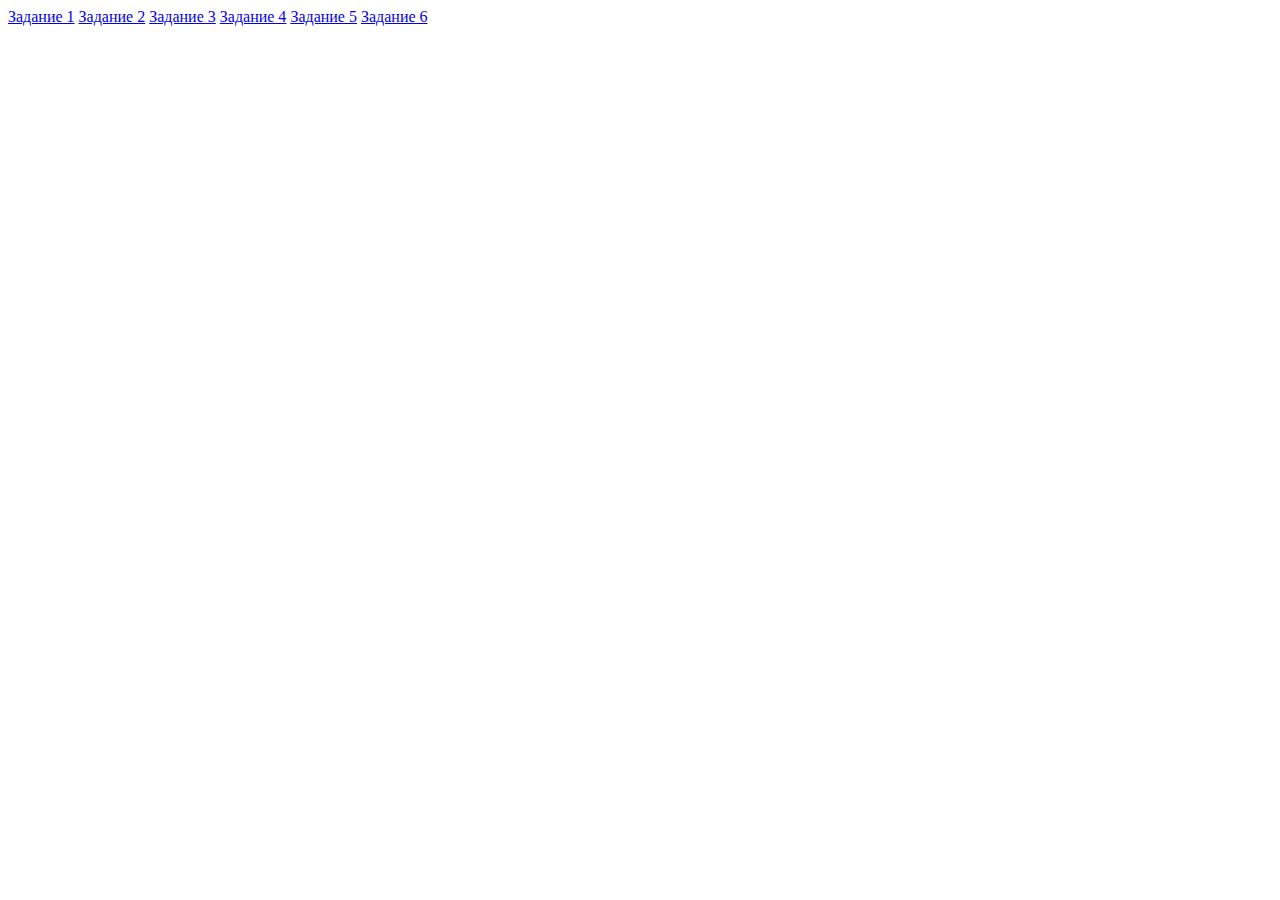
<file: index.html>
<!DOCTYPE html>
<html lang="en">
<head>
    <meta charset="UTF-8">
    <meta name="viewport" content="width=device-width, initial-scale=1.0">
    <title>Document</title>
</head>
<body>
    <a href="task1.html">Задание 1</a>
    <a href="task2.html">Задание 2</a>
    <a href="task3.html">Задание 3</a>
    <a href="task4.html">Задание 4</a>
    <a href="task5.html">Задание 5</a>
    <a href="task6.html">Задание 6</a>
</body>

</html>
</file>
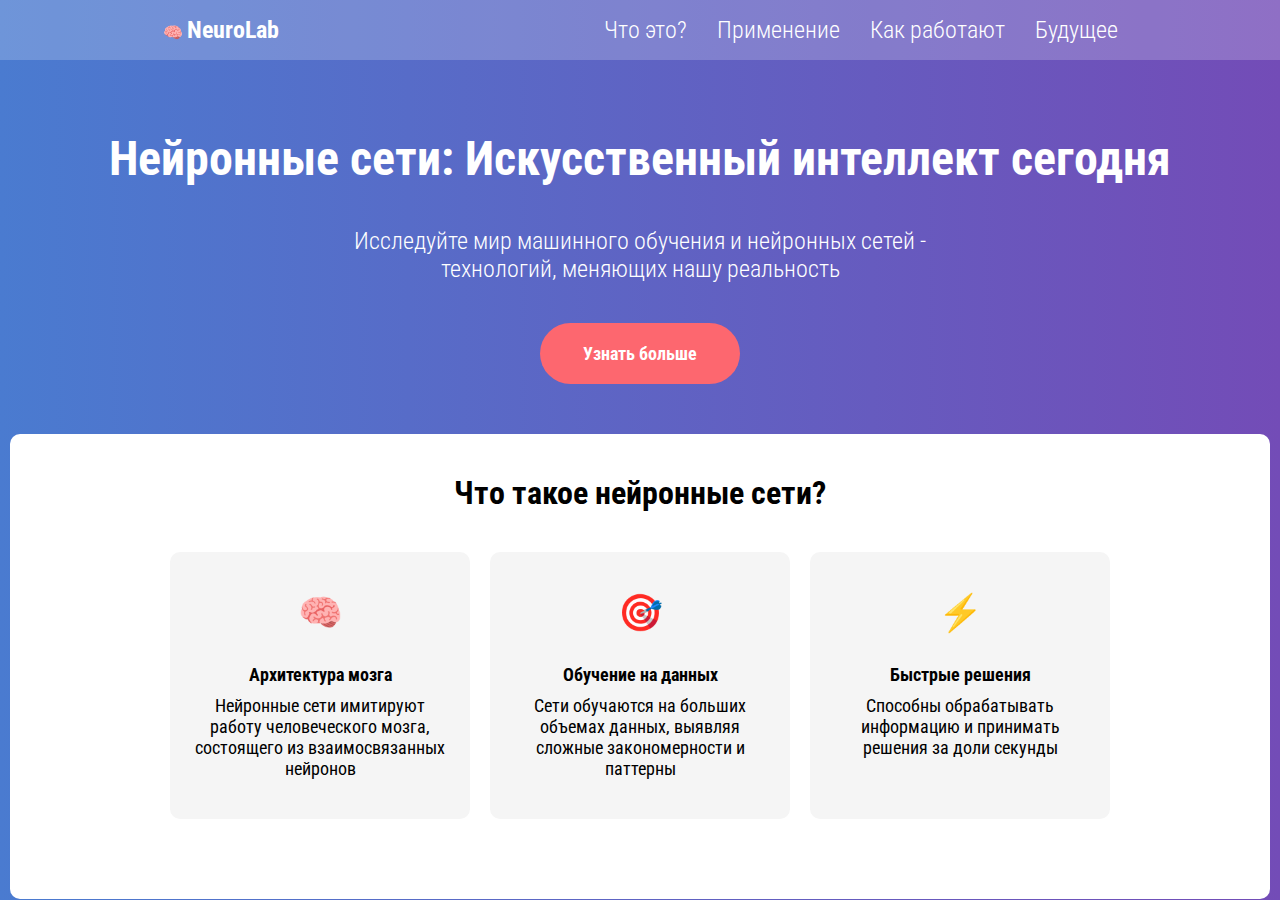
<file: scnd_page3.html>
<!DOCTYPE html>
<html lang="en">
<head>
    <meta charset="UTF-8">
    <meta name="viewport" content="width=device-width, initial-scale=1.0">
    <title>Document</title>
    <link rel="stylesheet" href="style3.css">
    <link rel="preconnect" href="https://fonts.googleapis.com">
<link rel="preconnect" href="https://fonts.gstatic.com" crossorigin>
<link href="https://fonts.googleapis.com/css2?family=Alegreya+Sans:ital,wght@0,100;0,300;0,400;0,500;0,700;0,800;0,900;1,100;1,300;1,400;1,500;1,700;1,800;1,900&family=Quicksand:wght@300..700&family=Roboto+Condensed:ital,wght@0,100..900;1,100..900&display=swap" rel="stylesheet">
</head>
<body>
    <header>
        <nav>
            <div class="left">
                <span>🧠</span>
                <a href="#">NeuroLab</a>
            </div>

            <div class="right">
                <a href="scnd_page.html">Что это?</a>
                <a href="#section-1">Применение</a>
                <a href="#section-2">Как работают</a>
                <a href="#section-3">Будущее</a>
            </div>
        </nav>
    </header>

    <main>
        <section class="section-2_1" id="section-2_1">
            <h1 class="heading">Нейронные сети: Искусственный интеллект сегодня</h1>
            <p>Исследуйте мир машинного обучения и нейронных сетей - технологий, меняющих нашу реальность</p>
            <form action="index.html">
                <button>Узнать больше</button>
            </form>
        </section>

        <section class="section-2_2", id="section-2_2">
            <h1>Что такое нейронные сети?</h1>
            <div class="containers-2">
                <div class="container-2_1">
                    <h1>🧠</h1>
                    <p class="bold">Архитектура мозга</p>
                    <p>Нейронные сети имитируют работу человеческого мозга, состоящего из взаимосвязанных нейронов</p>
                </div>

                <div class="container-2_1">
                    <h1>🎯</h1>
                    <p class="bold">Обучение на данных</p>
                    <p>Сети обучаются на больших объемах данных, выявляя сложные закономерности и паттерны</p>
                </div>

                <div class="container-2_1">
                    <h1>⚡</h1>
                    <p class="bold">Быстрые решения</p>
                    <p>Способны обрабатывать информацию и принимать решения за доли секунды</p>
                </div>
            </div>
        </section>
    </main>
</body>
</html>
</file>
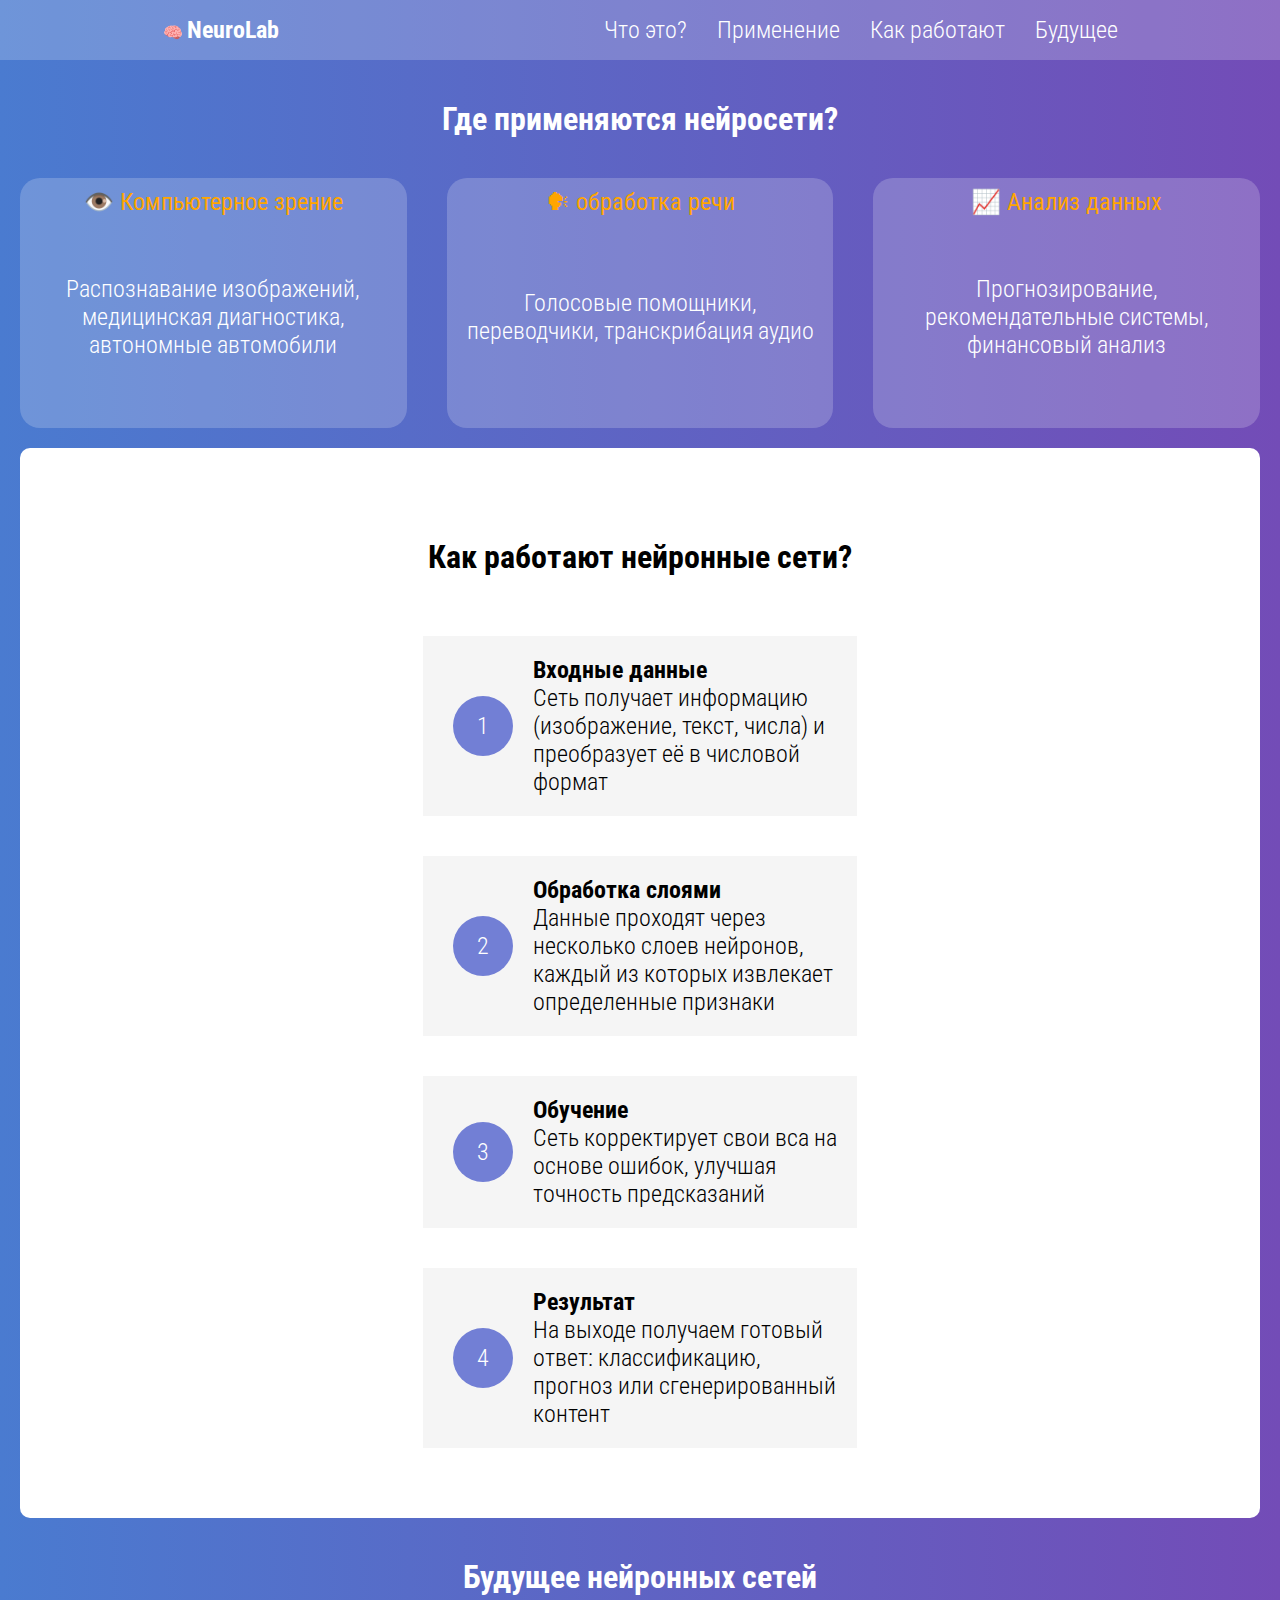
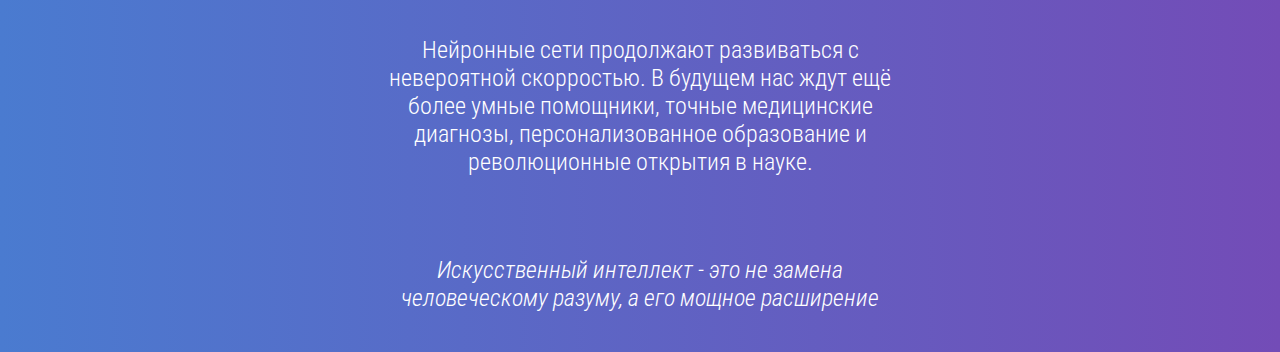
<file: task3.html>
<!DOCTYPE html>
<html lang="en">
<head>
    <meta charset="UTF-8">
    <meta name="viewport" content="width=device-width, initial-scale=1.0">
    <title>Document</title>
    <link rel="stylesheet" href="style3.css">
    <link rel="preconnect" href="https://fonts.googleapis.com">
<link rel="preconnect" href="https://fonts.gstatic.com" crossorigin>
<link href="https://fonts.googleapis.com/css2?family=Alegreya+Sans:ital,wght@0,100;0,300;0,400;0,500;0,700;0,800;0,900;1,100;1,300;1,400;1,500;1,700;1,800;1,900&family=Quicksand:wght@300..700&family=Roboto+Condensed:ital,wght@0,100..900;1,100..900&display=swap" rel="stylesheet">
</head>
<body>
    <header>
        <nav>
            <div class="left">
                <span>🧠</span>
                <a href="#">NeuroLab</a>
            </div>

            <div class="right">
                <a href="scnd_page.html">Что это?</a>
                <a href="#section-1">Применение</a>
                <a href="#section-2">Как работают</a>
                <a href="#section-3">Будущее</a>
            </div>
        </nav>
    </header>

    <main>
        <section id="section-1">
            <h1 class="heading">Где применяются нейросети?</h1>
            <div class="section-1">
                <div class="container">
                    <div class="heading-2">
                        <p>👁️ Компьютерное зрение</p>
                    </div>
                    <div class="text-2">
                        <p>Распознавание изображений, медицинская диагностика, автономные автомобили</p>
                    </div>
                </div>

                <div class="container">
                    <div class="heading-2">
                        <p>🗣 обработка речи</p>
                    </div>
                    <div class="text-2">
                        <p>Голосовые помощники, переводчики, транскрибация аудио</p>
                    </div>
                </div>

                <div class="container">
                    <div  class="heading-2">
                        <p>📈 Анализ данных</p>
                    </div>
                    <div class="text-2">
                        <p>Прогнозирование, рекомендательные системы, финансовый анализ</p>
                    </div>
                </div>
            </div>
        </section>

        <section class="section-2", id="section-2">
            <h1 class="heading-3">Как работают нейронные сети?</h1>
            <div class="container-1">
                <div class="number">1</div>
                <div class="text-3">
                    <p class="bold">Входные данные</p>
                    <p>Сеть получает информацию (изображение, текст, числа) и преобразует её в числовой формат</p>
                </div>
            </div>

            <div class="container-1">
                <div class="number">2</div>
                <div class="text-3">
                    <p class="bold">Обработка слоями</p>
                    <p>Данные проходят через несколько слоев нейронов, каждый из которых извлекает определенные признаки</p>
                </div>
            </div>

            <div class="container-1">
                <div class="number">3</div>
                <div class="text-3">
                    <p class="bold">Обучение</p>
                    <p>Сеть корректирует свои вса на основе ошибок, улучшая точность предсказаний</p>
                </div>
            </div>

            <div class="container-1">
                <div class="number">4</div>
                <div class="text-3">
                    <p class="bold">Результат</p>
                    <p>На выходе получаем готовый ответ: классификацию, прогноз или сгенерированный контент</p>
                </div>
            </div>
        </section>

        <section class="section-3", id="section-3">
            <h1 class="heading">Будущее нейронных сетей</h1>
            <p>Нейронные сети продолжают развиваться с невероятной скорростью. В будущем нас ждут ещё более умные помощники, точные медицинские диагнозы, персонализованное образование и революционные открытия в науке.</p>
            <p class="italic">Искусственный интеллект - это не замена человеческому разуму, а его мощное расширение</p>
        </section>
    </main>
</body>
</html>
</file>
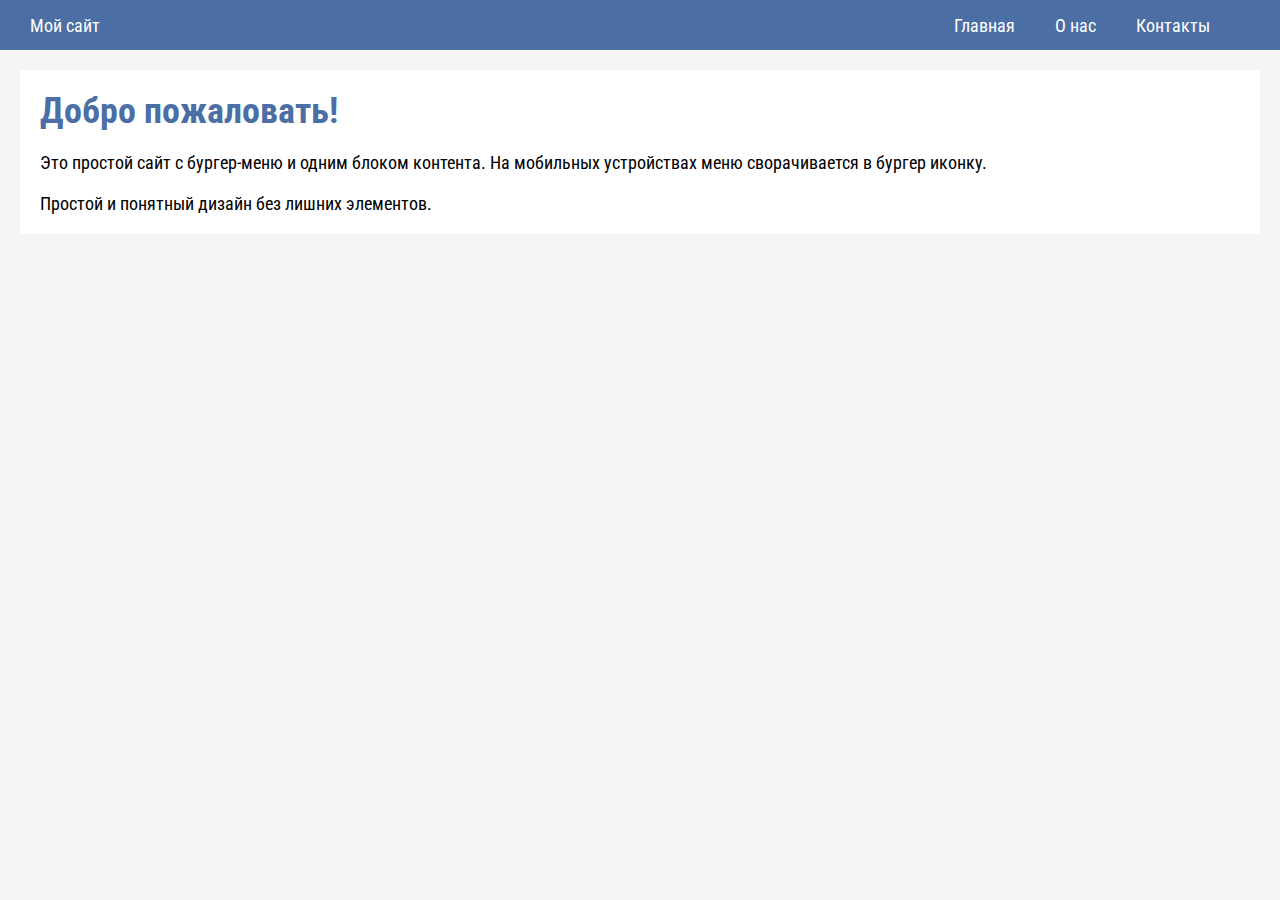
<file: task5.html>
<!DOCTYPE html>
<html lang="en">
<head>
    <meta charset="UTF-8">
    <meta name="viewport" content="width=device-width, initial-scale=1.0">
    <title>Document</title>
    <link rel="stylesheet" href="style.css">
    <link rel="preconnect" href="https://fonts.googleapis.com">
    <link rel="preconnect" href="https://fonts.gstatic.com" crossorigin>
    <link href="https://fonts.googleapis.com/css2?family=Alegreya+Sans:ital,wght@0,100;0,300;0,400;0,500;0,700;0,800;0,900;1,100;1,300;1,400;1,500;1,700;1,800;1,900&family=Quicksand:wght@300..700&family=Roboto+Condensed:ital,wght@0,100..900;1,100..900&display=swap" rel="stylesheet">
</head>
<body>
    <header>
        <nav>
            <div class="nav-left">
                <a href="index.html">Мой сайт</a>
            </div>
            <div class="nav-right">
                <div id="nav-main">
                    <a href="#">Главная</a>
                    <a href="#">О нас</a>
                    <a href="#">Контакты</a>
                </div>
                <button id="burger">
                    <img src="pics/3844438-hamburger-menu-more-navigation_110319.png">
                </button>
            </div>
        </nav>
    </header>

    <div id="side-menu">
        <button id="close-menu">×</button>
        <a href="#">Главная</a>
        <a href="#">О нас</a>
        <a href="#">Контакты</a>
    </div>

    <main>
        <section>
            <h1>Добро пожаловать!</h1>
            <p>Это простой сайт с бургер-меню и одним блоком контента. На мобильных устройствах меню сворачивается в бургер иконку.</p>
            <p>Простой и понятный дизайн без лишних элементов.</p>
        </section>
    </main>
    <script src="index.js"></script>
</body>
</html>
</file>
<file: style3.css>
* {
    margin: 0px;
    padding: 0px;
    box-sizing: border-box;
}

html, body {
    height: 100%;
}

body {
    background: linear-gradient(to right, #4A7BD0, rgba(115, 76, 183));
    height: 100%;
}

header {
    height: 60px;
    background: rgba(255, 255, 255, 0.2);
}

nav {
    height: 100%;

    display: flex;
    justify-content: space-around;
    align-items: center;
}

nav a:visited {
    color: rgb(255, 255, 255);
}
nav a {
    position: relative;
    font-family: "Roboto Condensed", sans-serif;
    font-optical-sizing: auto;
    font-style: normal;
    font-size: 24px;
    text-decoration: none;
    color: rgb(255, 255, 255);
}

nav a::after {
    content: "";
    position: absolute;
    bottom: -2px;
    left: 50%;
    transform: translateX(-50%);
    width: 0;
    height: 2px;
    background: currentColor;
    transition: 0.3s;
}

nav a:hover::after {
    width: 100%;
}

.left {
    font-weight: 700;
}

.right {
    display: flex;
    font-weight: 300;
    gap: 30px;
}

.heading, .heading-3 {
    font-family: "Roboto Condensed", sans-serif;
    font-optical-sizing: auto;
    font-style: normal;
    text-decoration: none;
    color: rgb(255, 255, 255);
    font-weight: 700;

    text-align: center;
    margin-top: 40px;
}

.container {
    width: 400px;
    height: 250px;
    border-radius: 20px;

    background: rgba(255, 255, 255, 0.2);

    margin: 0px 20px 20px 20px;
    padding: 10px;

    display: flex;
    flex-direction: column;
    justify-content: space-between;
}

.heading-2 {
    font-family: "Roboto Condensed", sans-serif;
    font-optical-sizing: auto;
    font-style: normal;
    text-decoration: none;
    color: orange;
    font-weight: 400;
    font-size: 24px;

    text-align: center;
}

.section-1 {
    display: flex;
    justify-content: center;
    margin-top: 40px;
}

.text-2 {
    margin: 8px;
    font-family: "Roboto Condensed", sans-serif;
    font-optical-sizing: auto;
    font-style: normal;
    text-decoration: none;  
    color: white;
    font-weight: 300;
    font-size: 24px;
    text-align: center;

    margin-top: auto;
    margin-bottom: auto;
}

.heading-3 {
    color: black;
    margin: 40px;
}

.section-2 {
    display: flex;
    flex-direction: column;
    align-items: center;

    background-color: white;
    border-radius: 10px;
    margin: 0px 20px 0px 20px;
    padding: 50px 0px 50px 0px;
}

.container-1 {
    width: 35%;
    background-color: rgb(245, 245, 245);

    display: flex;
    align-items: center;

    padding: 20px;
    margin: 20px;

    font-family: "Roboto Condensed", sans-serif;
    font-optical-sizing: auto;
    font-style: normal;
    font-size: 24px;
    color: black;
    font-weight: 300;
}

.number {
    background-color: #727FD5;
    color: white;
    width: 60px;
    height: 60px;
    border-radius: 50%;

    display: flex;
    align-items: center;
    justify-content: center;
    margin: 10px;
    margin-right: 20px;
    flex-shrink: 0;
}

.bold {
    font-weight: 700;
}

.italic {
    font-style: italic;
}

.section-3 {
    display: flex;
    flex-direction: column;
    text-align: center;
    align-items: center;

    font-family: "Roboto Condensed", sans-serif;
    font-optical-sizing: auto;
    font-style: normal;
    color: white;
}

.section-3 p {
    font-size: 24px;
    font-weight: 300;
    width: 40%;
    margin: 40px 0 40px 0px;
}

.section-2_1{
    font-family: "Roboto Condensed", sans-serif;
    font-optical-sizing: auto;
    font-style: normal;
    text-decoration: none;  
    color: white;
    font-weight: 300;
    font-size: 24px;
    text-align: center;
    padding: 30px;
    padding-bottom: 40px;
    display: flex;
    flex-direction: column;
    align-items: center;
    gap: 40px;
}

.section-2_1 button {
    font-family: "Roboto Condensed", sans-serif;
    font-optical-sizing: auto;
    font-style: normal;
    text-decoration: none;  
    color: white;
    font-weight: 700;
    font-size: 18px;
    background-color: #FD676F;
    border-radius: 80px;
    border: none;
    padding: 20px;
    width: 200px;
}

.section-2_1 button:hover {
    cursor: pointer;
}

.section-2_1 h1{
    font-size: auto;
}

.section-2_1 p {
    width: 600px;
}

.section-2_2 {
    font-family: "Roboto Condensed", sans-serif;
    font-optical-sizing: auto;
    font-style: normal;
    text-decoration: none;  
    color: black;

    background-color: white;
    margin: 10px;
    border-radius: 10px;
    padding: 40px;

    text-align: center;
}

.container-2_1 {
    font-size: 18px;
    display: flex;
    flex-direction: column;
    padding: 20px;
    padding-bottom: 40px;

    background-color: rgb(245, 245, 245);
    width: 300px;
    border-radius: 10px;
}

.container-2_1 h1 {
    margin: 20px;
}

.container-2_1 .bold {
    margin: 10px;
}

.containers-2 {
    display: flex;
    flex-direction: row;
    justify-content: center;
    gap: 20px;
    margin: 40px;
}
</file>
<file: style.css>
* {
    margin: 0px;
    padding: 0px;
    box-sizing: border-box;
}

html, body {
    height: 100%;
}

body {
    background-color: #F5F5F5;
    font-family: "Roboto Condensed", sans-serif;
    font-size: 18px;
}

header {
    background-color: #4B6EA4;
    height: 50px;
    padding: 0px 30px 0px 30px;
}

nav {
    display: flex;
    align-items: center;
    justify-content: space-between;
    width: 100%;
}

nav a {
    text-decoration: none;
    color: white;
}

#burger img{
    height: 40px;
    filter: brightness(0) invert(1);
}

#burger {
    visibility: visible;

    background: none;
    border: none;

    display: flex;
    justify-content: center;
    align-items: center;
    height: 50px;
}

#burger:hover {
    cursor:pointer
}

.nav-right {
    display: flex;
    align-items: center;
}

#nav-main {
    display: flex;
    visibility: hidden;
    gap: 40px;
}

section {
    margin: 20px;
    background-color: white;
    padding: 20px;

    display: flex;
    flex-direction: column;
    gap: 20px;
}

main h1{
    color: #4B6EA4;
}

#side-menu {
    position: fixed;
    top: 0;
    right: -250px;
    width: 250px;
    height: 100vh;
    background: #4B6EA4;
    padding: 20px;
    display: flex;
    flex-direction: column;
    gap: 15px;
    transition: 0.3s ease;
    z-index: 1001;
}

#side-menu.open {
    right: 0;
}

#close-menu {
    align-self: flex-end;
    font-size: 35px;
    background: none;
    border: none;
    color: white;
    cursor: pointer;
}

#menu-overlay {
    position: fixed;
    display: none;
    top: 0;
    left: 0;
    width: 100%;
    height: 100%;
    background: rgba(0,0,0,0.4);
    z-index: 1000;
}

#menu-overlay.show {
    display: block;
}

#side-menu a {
    position: relative;
    color: white;
    text-decoration: none;
    font-size: 20px;

    transition: 0.2s ease;
}

#side-menu a::after {
    content: "";
    position: absolute;
    bottom: -6px;
    left: 50%;
    width: 100%;
    height: 2px;
    background: currentColor;
    transform: translateX(-50%) scaleX(0);
    transform-origin: center;
    transition: transform 0.2s ease;
    pointer-events: none;
}


#side-menu a:hover {
    color: black;
}

#side-menu a:hover::after {
    transform: translateX(-50%) scaleX(1);
}

@media (min-width: 768px) {
    #burger {
        visibility: hidden;
    }

    #nav-main {
        visibility: visible;
    }
}
</file>
